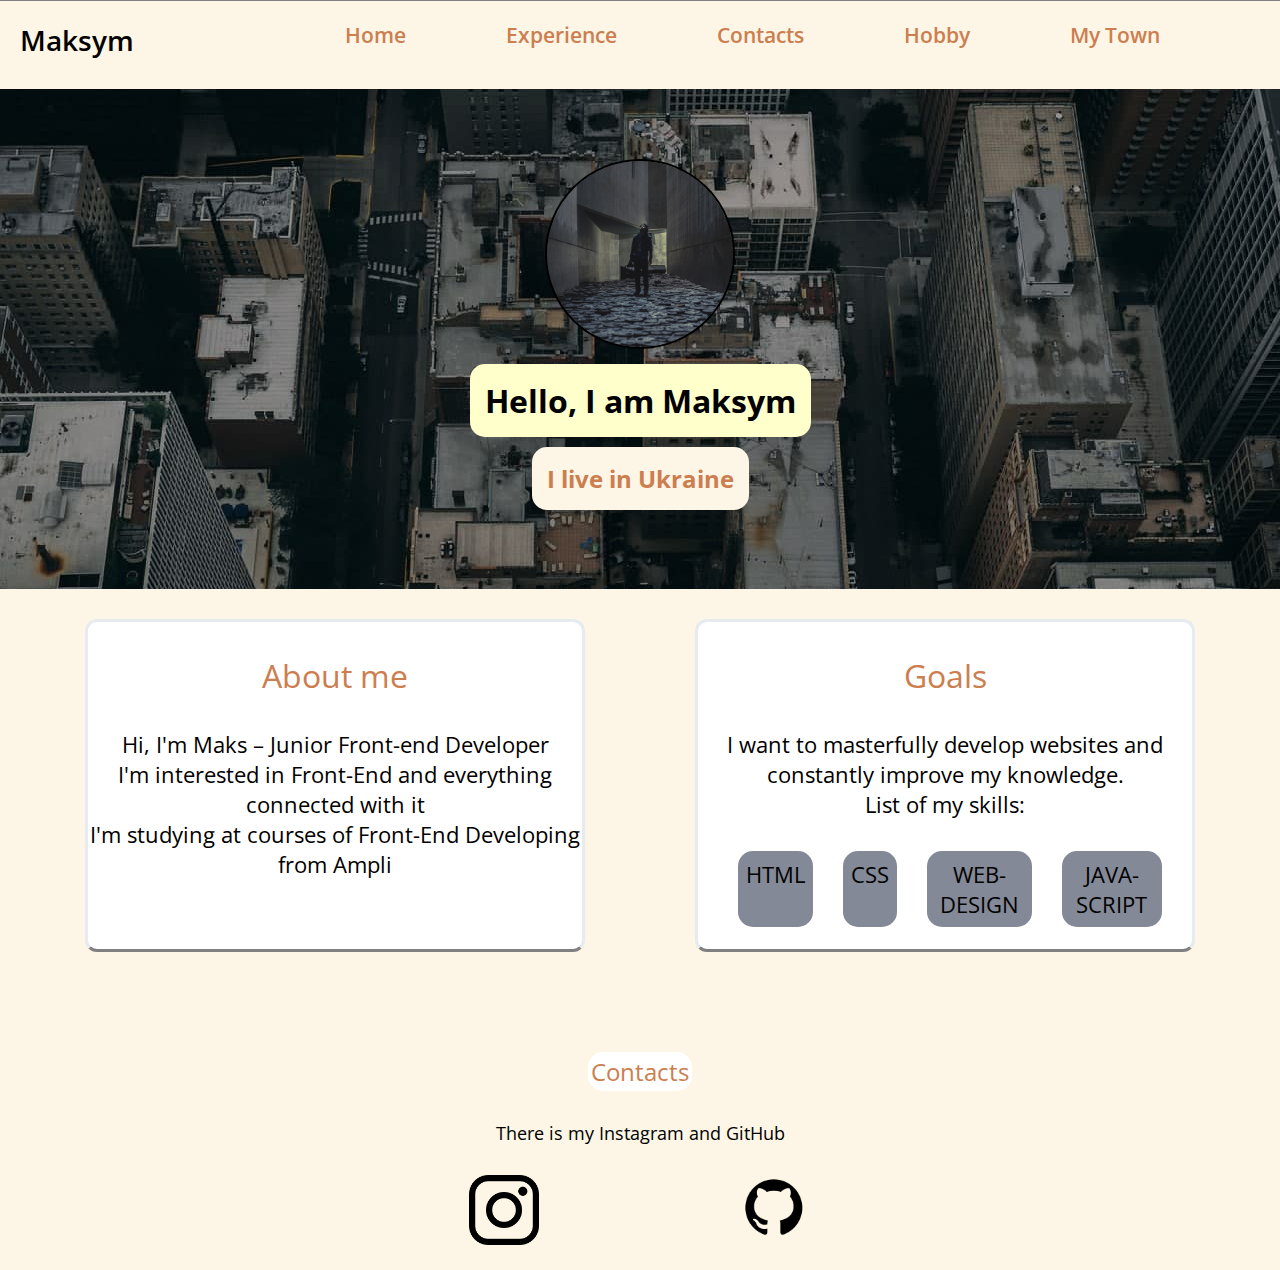
<file: index.html>
<!DOCTYPE html>
<html lang="en">
  <head>
    <meta charset="UTF-8" />
    <meta http-equiv="X-UA-Compatible" content="IE=edge" />
    <meta name="viewport" content="width=device-width, initial-scale=1.0" />
    <title>About Me</title>
    <link rel="stylesheet" href="./css/styles.css" />
    <link rel="shortcut icon" href="./assets/img/placeimg_16_16_people.jpg" type="image/x-icon"/>
    <link href="https://fonts.googleapis.com/css2?family=Open+Sans:wght@500&display=swap" rel="stylesheet">
  </head>
  <body>
    <div class="primary-header">
      <ul class="menu">
        <li class="name">Maksym</li>
        <li><a  class="menu_li" href="#"> Home</a></li>
        <li><a  class="menu_li" href="#Experience"> Experience</a></li>
        <li><a  class="menu_li" href="#Contacts"> Contacts</a></li>
        <li><a  class="menu_li" href="./other pages/hobby.html"> Hobby</a></li>
        <li><a  class="menu_li" href="./other pages/MyTown.html"> My Town</a></li>
      </ul>
    </div>

    <section class="top-section">
      <img src="./assets/img/placeimg_480_480_people.jpg" alt="My avatar" />
      <h1 class="tag-wrapper">Hello, I am Maksym</h1>
      <h2 class="tag-wrapper sub-tag-wrapper">I live in Ukraine</h2>
    </section>

    <section class="bottom-section">
      <div class="bottom-section-info">
        <p>About me</p>
          <span>
          Hi, I'm Maks – Junior Front-end Developer <br>I'm interested in Front-End
          and everything connected with it</br></span>
        <span>
          I'm studying at courses of Front-End Developing from Ampli
        </span>
      </div>
      <div class="bottom-section-info">
        <a name="Experience"><p>Goals</p></a>
        <span>
          I want to masterfully develop websites and constantly improve my
          knowledge. <br> List of my skills:</br>
        </span>
        <ul class="skills">
          <li class="skills-card">HTML</li>
          <li class="skills-card">CSS</li>
          <li class="skills-card">WEB-DESIGN</li>
          <li class="skills-card">JAVA-SCRIPT</li>
        </ul>
      </div>
    </section>

    <footer>
      <a name="Contacts"><p>Contacts</p></a>
      <span>There is my Instagram and GitHub</span>
     <div class="img-wrapper">
        <a href="https://www.instagram.com/xcoraz0n/" target="_blank">
         <img src="./assets/img/87390.png" alt="Instagram">
        </a>
        <a href="https://github.com/ZedMaks" target="_blank"> 
           <img src="./assets/img/github_PNG40.png" alt="GitHub">
        </a>
    </div>
    </footer>
  </body>
</html>
</file>
<file: css/styles.css>
* {
  box-sizing: border-box;
  font-family: 'Open Sans', sans-serif;
  scroll-behavior: smooth;
}

body {
  margin: 0;
  padding: 0;
  background-color: #fdf5e6;
}

.primary-header {
  min-height: 45px;
  border-top: 1px solid gray;
  text-align: center;
  padding: 10px;
  list-style-type: none;
  font-weight: 600;
  align-items: center;
  margin-bottom: 10px;
}
a {
  text-decoration: none;
}
.menu {
  display: flex;
  flex-direction: row;
  list-style-type: none;
  margin: 0 auto;
  padding: 0;
  justify-content: space-around;
  padding: 10px;
  font-size: 21px;
}
.name {
  display: block;
  margin-right: auto;
  font-size: 28px;
}
.menu li {
  padding: 0 100px 0 0;
}
.menu a {
  color: #cc7e4f;
}
.menu_li:hover{
  color:#000;
}
.top-section {
  height: 500px;
  width: 100%;
  background-image: url(../assets/img/photo_2021-11-29_14-10-32.jpg);
  background-size: cover;
  text-align: center;
  align-items: center;
  padding-top: 70px;
}
.top-section img {
  width: 190px;
  height: 190px;
  border-radius: 50%;
  border: 2px solid #000;
  transition: all .18s ease-in;
}
.top-section img:hover {
  transform: scale(1.1) rotate(5deg);
  border: 1px solid #cc7e4f;
}
.tag-wrapper {
  display: table;
  background-color: #ffffcc;
  margin: 10px auto;
  padding: 15px;
  border-radius: 15px;
}
.sub-tag-wrapper {
  background-color: #fdf5e6;
  color: #cc7e4f;
}
.bottom-section {
  display: flex;
  flex-flow: row;
  margin: 0 auto;
  justify-content: space-around;
  margin: 10px;
  padding: 20px;
}
.bottom-section-info {
  max-width: 500px;
  font-size: 22px;
  border: #e5ebf0 solid 3px;
  border-bottom: solid 3px gray;
  border-radius: 12px;
  background-color: #fff;
  text-align: center;
  align-items: center;
  min-height: 300px;
  transition: all .25s ease-in;
}
.bottom-section p {
  font-size: 32px;
  color: #cc7e4f;
  text-align: center;
}
.skills-card {
  text-decoration: none;
  list-style-type: none;
  display: table;
  background-color: #838996;
  margin: 10px 30px 0 0;
  padding: 8px;
  border-radius: 15px;
}
footer {
  padding: 20px;
  margin-top: 30px;
  text-align: center;
  align-items: center;
  font-size: 18px;
}
footer p {
  border: solid 3px #fff;
  display: table;
  margin: 30px auto;
  font-size: 24px;
  color: #cc7e4f;
  background-color: #fff;
  border-radius: 15px;
  transition: all .3s linear;
}
.img-wrapper img {
  width: 70px;
  height: 70px;
}
.img-wrapper {
  display: flex;
  justify-content: space-evenly;
  margin: 0 20% 0 20%;
}
.img-wrapper a {
  padding-top: 30px;
}
.skills {
  display: flex;
  flex-flow: row;
  text-align: center;
}
.bottom-section-info:hover{
  border: #c1dcf3 solid 3px;
  border-bottom: 3px solid rgb(206, 65, 65);
  border-radius: 0;
}
footer p:hover{
  border: #c1dcf3 solid 3px;
}
</file>
